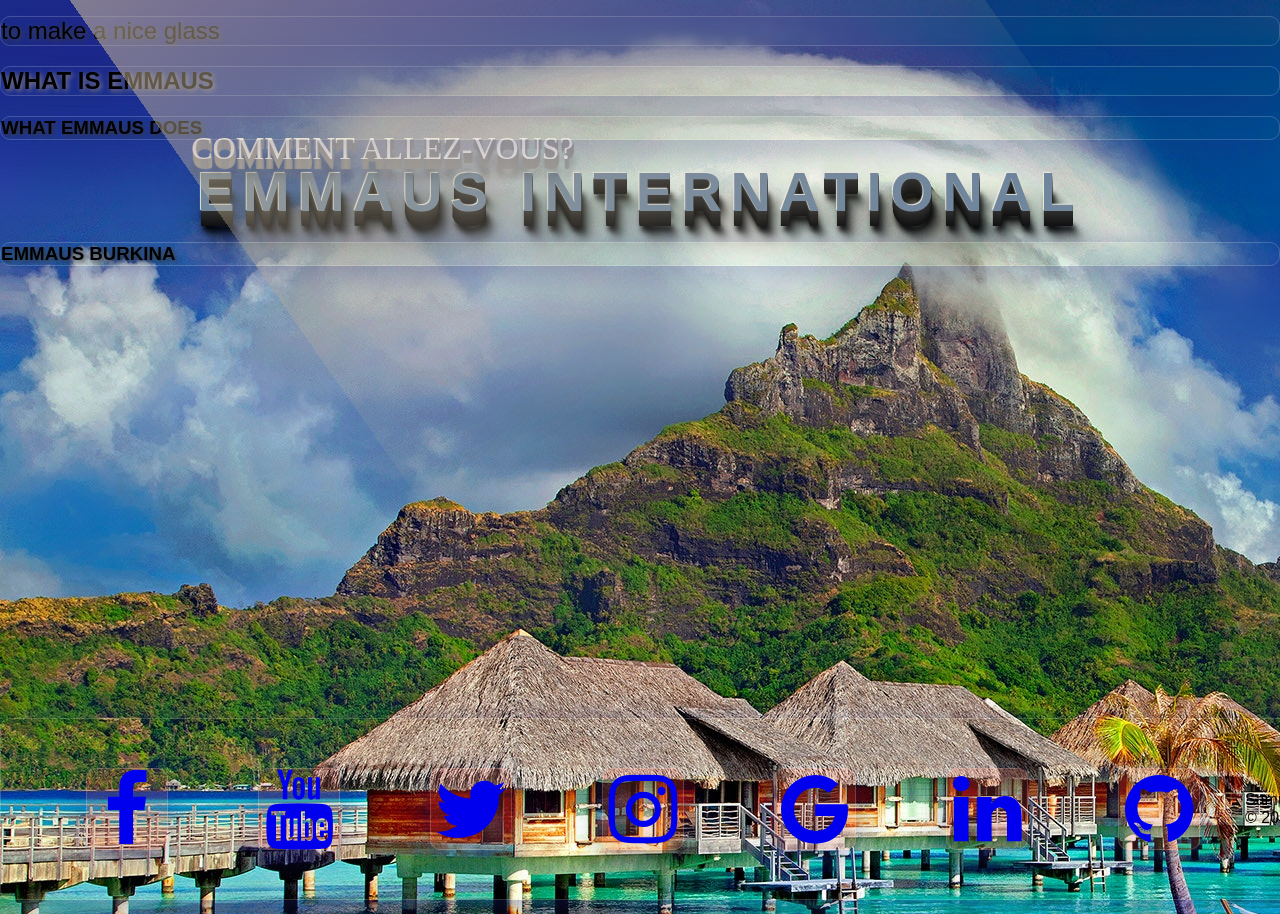
<file: projet/Contact Us/Contact Us.html>
<!DOCTYPE html>
<html lang="en">
<head>
  <title>MORPHISM</title>
  <meta charset="utf-8">
  <meta name="viewport" content="width=device-width, initial-scale=1">
  <link rel="stylesheet" href="https://stackpath.bootstrapcdn.com/font-awesome/4.7.0/css/font-awesome.min.css" integrity="sha384-wvfXpqpZZVQGK6TAh5PVlGOfQNHSoD2xbE+QkPxCAFlNEevoEH3Sl0sibVcOQVnN" crossorigin="anonymous">

  <link rel="stylesheet" href="mycontacts.css">
  
</head>
<body>
    
<h1> to make a nice glass</h1>
        <h2 class="text-styling">WHAT IS EMMAUS</h2>
      <p> comment allez-vous?</p>

        <h3 class="text-styling">WHAT EMMAUS DOES</h3>
        <p></p>
    
        <h4 id="text3d">EMMAUS INTERNATIONAL</h4>
      <p></p>
    
        <h3 class="text-styling">EMMAUS BURKINA</h3>
      <p> </p>
    

<footer>

    <ul>
        <li><a href="myfacebook"><i class="fa fa-facebook" aria-hidden="true"></i></a></li>
        <li><a href="myyoutube"><i class="fa fa-youtube" aria-hidden="true"></i></a></li>
        <li><a href="mytwiter"><i class="fa fa-twitter" aria-hidden="true"></i></a></li>
        <li><a href="myinstangram"><i class="fa fa-instagram" aria-hidden="true"></i></a></li>
        <li><a href="mygoogle"><i class="fa fa-google" aria-hidden="true"></i></a></li>
        <li><a href="mylinkedin"><i class="fa fa-linkedin"aria-hidden="true" ></i></a></li>
        <li><a href="mygithub"><i class="fa fa-github" aria-hidden="true"></i></a></li>
    </ul>
    <div id="footer">
        <span class="footer_text">SamuelSYameogo © 2021<br /></span>
      </div>

</footer>

</body>
</html>
</file>
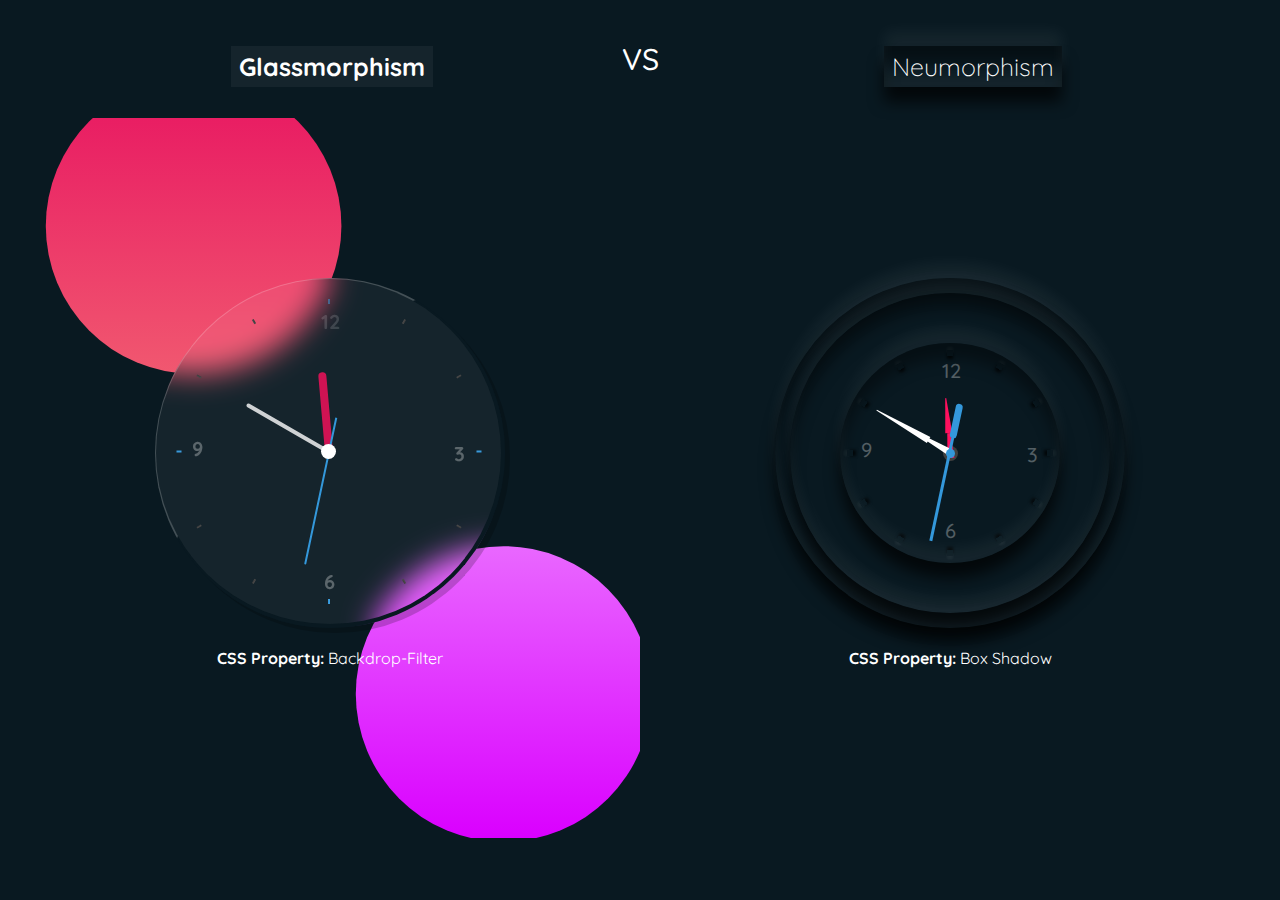
<file: projet/Services/Services.html>
<!DOCTYPE html>
<html lang="en">

<head>
    <title>YAMEOGO S SAMUEL</title>
    <meta charset="utf-8">
    <meta name="viewport" content="width=device-width, initial-scale=1">

    <link rel="stylesheet" href="services.css">
    <link rel="javascript" href="vanilla.js">

<body>

<section>
		<h1>VS</h1>
		<div class="wrapper">
			<h2>Glassmorphism</h2>
			<div class="container-01">	
				<div class="clock" id="clock-01">
					<div class="hour">
						<div class="hr" id="hr"></div>
					</div>
					<div class="min">
						<div class="mn" id="mn"></div>
					</div>
					<div class="sec">
						<div class="sc" id="sc"></div>
					</div>	
					<div class="indicators">
						<div></div>
						<div></div>
						<div></div>
						<div></div>
						<div></div>
						<div></div>
						<div></div>
						<div></div>
						<div></div>
						<div></div>
						<div></div>
						<div></div>
					</div>	
				</div>			
				<p><span>CSS Property:</span> Backdrop-Filter</p>
			</div>
			<h2>Neumorphism</h2>
			<div class="container-02">
				<div class="clock">
					<div class="center-nut"></div>	
					<div class="center-nut2"></div>	
					<div class="indicators">
						<div></div>
						<div></div>
						<div></div>
						<div></div>
						<div></div>
						<div></div>
						<div></div>
						<div></div>
						<div></div>
						<div></div>
						<div></div>
						<div></div>
					</div>	
					<div class="sec-hand">
						<div class="sec"></div>
					</div>
					<div class="min-hand">
						<div class="min"></div>
					</div>
					<div class="hour-hand">
						<div class="hr"></div>
					</div>
				</div>
				<p><span>CSS Property:</span> Box Shadow</p>
			</div>
		</div>
	</section>
	<script type="text/javascript">
		const deg = 6;
		const hr = document.querySelector('#hr'); 
		const mn = document.querySelector('#mn'); 
		const sc = document.querySelector('#sc'); 

		setInterval(() => {
			let day = new Date()
			let hh = day.getHours() * 30;
			let mm = day.getMinutes() * deg;
			let ss = day.getSeconds() * deg;

			hr.style.transform = `rotateZ(${(hh)+(mm/12)}deg)`;
			mn.style.transform = `rotateZ(${mm}deg)`;
			sc.style.transform = `rotateZ(${ss}deg)`;
		});

		const sec = document.querySelector('.sec-hand .sec');
		const min = document.querySelector('.min-hand .min');
		const hour = document.querySelector('.hour-hand .hr');

		setInterval(function(){
			let time = new Date();
			let secs = time.getSeconds() * 6;
			let mins = time.getMinutes() * 6; 
			let hours = time.getHours() * 30;

			sec.style.transform = `rotateZ(${secs}deg)`;
			min.style.transform = `rotateZ(${mins}deg)`;
			hour.style.transform = `rotateZ(${hours + (mins/12)}deg)`;
		});
	</script>
</body>
</html>
</file>
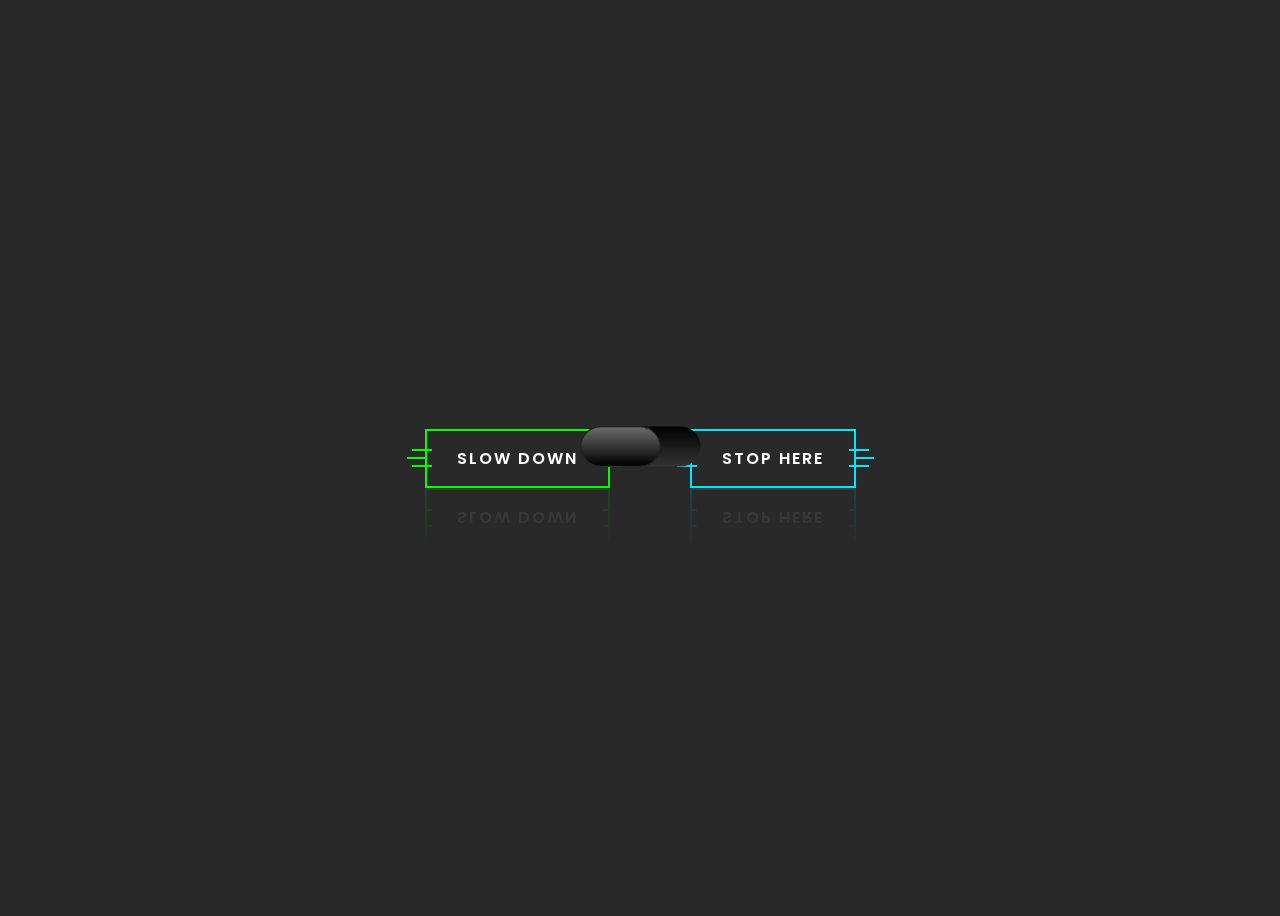
<file: projet/Volunteer/Volunteer.html>
<!doctype html>
<html>
  <head>
   <meta charset ="utf-8">
   <title> A COOL Checkbox </title>
   <link rel="stylesheet" href="volunteer.css">
  </head>
  <body>
    <header>
    <section>
    <div class="container">
      <a href=""><span>SLOW DOWN</span></a>
      <a href=""><span>STOP HERE</span></a>
     <!-- <a href=""><span>CHECK ME OUT</span></a>-->
    </div>
    </section>

  </header>
  <section>

     <div class="bottom">
        <input type="Checkbox" name="">
        </div>
        </section>
    </body>
</html>
</file>
<file: projet/Contact Us/mycontacts.css>
@import url('https://fonts.googleapis.com/css2?family=Roboto:wght@100;300&display=swap');

body{
  padding: 0px;
  margin: 0px;
  font-family: 'Roboto:300', sans-serif;
  background-image: url("nature.jpg");
  background-attachment: cover;
  
}



p{
  color:#a4e5f7;
  font-family: 'Roboto:100', sans-serif;
  position: absolute;
    transform: translate(50%,-50%);
    text-transform: uppercase;
    font-family: verdana;
    font-size: 2em;
    font-weight: 200;
    color: #f5f5f5;
    text-shadow: 1px 1px 1px #919191,
        1px 2px 1px #919191,
        1px 3px 1px #919191,
        1px 4px 1px #919191,
        1px 5px 1px #919191,
        1px 6px 1px #919191,
        1px 7px 1px #919191,
        1px 8px 1px #919191,
        1px 9px 1px #919191,
        1px 10px 1px #919191,
    1px 18px 6px rgba(16,16,16,0.4),
    1px 22px 10px rgba(16,16,16,0.2),
    1px 25px 35px rgba(16,16,16,0.2),
    1px 30px 60px rgba(16,16,16,0.4);

}

h1{
    box-shadow: 0 8px 32px 0 rgba( 31, 38, 135, 0.37 );
    backdrop-filter: blur( 4px );
    -webkit-backdrop-filter: blur( 4px );
    border-radius: 10px;
    border: 1px solid rgba( 255, 255, 255, 0.18 );
    font-family: 'Franklin Gothic Medium', 'Arial Narrow', Arial, sans-serif; 
    font-size: x-large;
    font-weight: 300;
    text-shadow: 2px 2px 5px rgb(61, 63, 59);
}

h2{
     box-shadow: 0 8px 32px 0 rgba( 31, 38, 135, 0.37 );
    backdrop-filter: blur( 0.0px );
     -webkit-backdrop-filter: blur( 0.0px );
    border-radius: 10px;
     border: 1px solid rgba( 255, 255, 255, 0.18 );
     text-shadow: 2px 2px 5px rgb(131, 124, 124);
}

h3{
box-shadow: 0 8px 32px 0 rgba( 31, 38, 135, 0.37 );
backdrop-filter: blur( 0.0px );
-webkit-backdrop-filter: blur( 0.0px );
border-radius: 10px;
border: 1px solid rgba( 255, 255, 255, 0.18 ); 
text-shadow: 2px 2px 5px rgb(54, 53, 52);
}

h4 {
    margin: 0 auto 0 auto;
    font-family: 'Lato', sans-serif;
    font-size: 3.5rem;
    text-align: center;
    text-transform: uppercase;
    text-rendering: optimizeLegibility;
  }
  
  /*  
  ============
    Light
  ============
  */
  h4::before {
    content:"";
    width: 100%;
    height: 750px;
    position: absolute;
    top: -200px;
    left: 10px;
    transform: rotate(55deg);
    background: rgba(206,188,155,.7);
    background: -moz-linear-gradient(left, rgba(206,188,155,.7) 0%, rgba(42,31,25,0) 65%);
    background: -webkit-gradient(left top, right top, color-stop(0%, rgba(206,188,155,.7)), color-stop(65%, rgba(42,31,25,0)));
    background: -webkit-linear-gradient(left, rgba(206,188,155,.7) 0%, rgba(42,31,25,0) 65%);
    background: -o-linear-gradient(left, rgba(206,188,155,.7) 0%, rgba(42,31,25,0) 65%);
    background: -ms-linear-gradient(left, rgba(206,188,155,.7) 0%, rgba(42,31,25,0) 65%);
    background: linear-gradient(to right, rgba(206,188,155,.7) 0%, rgba(42,31,25,0) 65%);
    filter: progid:DXImageTransform.Microsoft.gradient( startColorstr='#cebc9b', endColorstr='#2a1f19', GradientType=0.7 ); 
  }
  
  
  
  /*  
  ========================
        3D Effect
  ========================
  */
  #text3d {
      color: #70869d;
      letter-spacing: .15em;
      text-shadow: 
        -1px -1px 1px #efede3, 
        0px 1px 0 #2e2e2e, 
        0px 2px 0 #2c2c2c, 
        0px 3px 0 #2a2a2a, 
        0px 4px 0 #282828, 
        0px 5px 0 #262626, 
        0px 6px 0 #242424, 
        0px 7px 0 #222, 
        0px 8px 0 #202020, 
        0px 9px 0 #1e1e1e, 
        0px 10px 0 #1c1c1c, 
        0px 11px 0 #1a1a1a, 
        0px 12px 0 #181818, 
        0px 13px 0 #161616, 
        0px 14px 0 #141414, 
        0px 15px 0 #121212,
        2px 20px 5px rgba(0, 0, 0, 0.9),
        5px 23px 5px rgba(0, 0, 0, 0.3),
        8px 27px 8px rgba(0, 0, 0, 0.5),
        8px 28px 35px rgba(0, 0, 0, 0.9);
   }
  
      


/*          ===========footer=============*/

/* to be work at ====*/

footer { 
    position: fixed;
    bottom: 0;
    height: 20vh;
    display:flex;
    justify-content: center;
    align-items: center;
    /*background: linear-gradient(to bottom,#b9b79c,#dff1ff);
    color:rgb(0, 0, 0);
    opacity: 08;
    font-size: 15px ;*/
background: rgba( 255, 255, 255, 0.00 );
box-shadow: 0 8px 32px 0 rgba( 31, 38, 135, 0.37 );
backdrop-filter: blur( 0.0px );
-webkit-backdrop-filter: blur( 0.0px );
border-radius: 10px;
border: 1px solid rgba( 255, 255, 255, 0.18 );
}


ul
{
    position: relative;
    color:chartreuse;
    display: flex;
    z-index:2;
}
ul li 
{
  position: relative;  
  list-style: none;
  margin: 45px;
}
ul li a 
{
    position: relative;
    width: 80px;
    height: 80px;
    display: inline-block;
    border-radius: 10px;
    display: flex;
    justify-content: center;
    align-items: center;
    text-decoration: none;
    /*color:rgb(255, 255, 255);*/
    background: linear-gradient(to bottom,#a9f1c7,#dff1ff);
    font-size: 5em;
    border: 2px solid rgba(255, 255, 255,0.4);
    /*border-right: 2px solid rgba(255, 255, 255,0.2);
    border-bottom: 2px solid rgba(255, 255, 255,0.2) ;
    box-shadow:  0 5px 45px rgba(0,0,0,0.1);
    backdrop-filter: blur(2px);
    transition: 0.5s;
    overflow: visible;/* should be replace by @keyframes*/

background: rgba( 221, 81, 81, 0.20 );
box-shadow: 0 8px 32px 0 rgba( 31, 38, 135, 0.37 );
backdrop-filter: blur( 2.0px );
-webkit-backdrop-filter: blur( 2.0px );
border-radius: 10px;
border: 1px solid rgba( 255, 255, 255, 0.18 );

    font-weight: bold;

}
ul li a :hover
{
    transform:translateY( -20px)
}
</file>
<file: projet/Services/services.css>
@import url('https://fonts.googleapis.com/css2?family=Quicksand:wght@300;400;500;600;700&display=swap');

* {
	margin: 0;
	padding: 0;
	box-sizing: border-box;
	font-family: 'Quicksand', sans-serif;
}
body {
	min-height: 100vh;
	padding: 20px;
	background:	#091921;
}
section {
	position: relative;
	display: flex;
	align-items: center;
	justify-content: center;
	flex-direction: column;
}
h1 {
	position: relative;
	font-size: 30px;
	font-weight: 500;
	text-align: center;
	width: 100%;
	padding: 10px;
	margin: 10px auto 30px;
	color: #fff;
}
h2 {
	position: absolute;
	z-index: 11;
	color: #fff;
}
h2:nth-child(1) {
	font-weight: 700;
	background: rgba(255,255,255,0.05);
	text-align: center;
	padding: 5px 8px;
	font-size: 25px;
	left: 17%;
    top: -10%;
}
h2:nth-child(3) {	
	right: 16%;
    top: -10%;
    text-align: center;
    font-weight: 300;
	padding: 5px 8px;
	font-size: 25px;
    box-shadow: 0 -15px 15px rgba(255,255,255,0.05),
				inset 0 -15px 15px rgba(255,255,255,0.05),
				0 15px 15px rgba(0,0,0,0.7),
				inset 0 15px 15px rgba(0,0,0,0.4);
}
.wrapper {
	position: relative;
	width: 100%;
	height: 100%;
	display: flex;
	justify-content: center;
	align-items: center;
}
/*-------------------
------Clock 01-------
---------------------*/
.wrapper .container-01 {
	position: relative;
	width: 50%;
	min-height: 80vh;
	display: flex;
	justify-content: center;
	align-items: center;
	flex-direction: column;
	background: #091921;
}
.wrapper .container-01::before {
	content: '';
	position: absolute;
	top: 0;
	left: 0;
	width: 100%;
	height: 100%;
	background: linear-gradient(#e91e63, #ffc187);
	clip-path: circle(22% at 28% 15%);	
}
.wrapper .container-01::after {
	content: '';
	position: absolute;
	top: 0;
	left: 0;
	width: 100%;
	height: 100%;
	background: linear-gradient(#ffffff, #da00ff);
	clip-path: circle(22% at 78% 80%);	
}

.wrapper .container-01 .clock {
	width: 350px;
	height: 350px;
  z-index: 1;
	display: flex;
	overflow: hidden;
	justify-content: center;
	align-items: center;
	background: rgba(255,255,255, 0.05);
	border: 4px solid #091921;
	border-radius: 50%;
	backdrop-filter: blur(15px);
	border-top: 1px solid rgba(255,255,255, 0.2);
	border-left: 1px solid rgba(255,255,255, 0.2);
	box-shadow: 5px 5px rgba(0, 0, 0, 0.2);

}
.wrapper .container-01 .clock:before {
	content: '';
	position: absolute;
	width: 15px;
	height: 15px;
	background: #fff;
	border-radius: 50%;
	z-index: 10;
}
.wrapper .container-01 .clock .hour,
.wrapper .container-01 .clock .min,
.wrapper .container-01 .clock .sec {
	position: absolute;
}	
.wrapper .container-01 .clock .hour, .hr {
	width: 160px;
	height: 160px;
}
.wrapper .container-01 .clock .min, .mn {
	width: 190px;
	height: 190px;
}
.wrapper .container-01 .clock .sec, .sc {
	width: 230px;
	height: 230px;
}
.wrapper .container-01 .clock .hour .hr,
.wrapper .container-01 .clock .min .mn,
.wrapper .container-01 .clock .sec .sc {
	display: flex;
	justify-content:center;
	/*align-items: center;*/
	position: absolute;
	border-radius: 50%;
}
.wrapper .container-01 .clock .hour .hr:before {
	content: '';
	position: absolute;
	width: 8px;
	height: 80px;
	background: #ff105e;
	opacity: 0.8;
	z-index: 9;
	border-radius:6px 6px 0 0;
}
.wrapper .container-01 .clock .min .mn:before {
	content: '';
	position: absolute;
	width: 4px;
	height: 90px;
	background: #fff;
	opacity: 0.8;
	z-index: 10;
	border-radius:6px 6px 0 0;	
}
.wrapper .container-01 .clock .sec .sc:before {
	content: '';
	position: absolute;
	width: 2px;
	height: 150px;
	background: #3498db;
	z-index: 12;
	border-radius:6px 6px 0 0;	
}
.wrapper .container-01 .clock .indicators {
	position: absolute;
	display: flex;
	justify-content: center;
	align-items: center;
}
.wrapper .container-01 .clock .indicators div {
	position: absolute;
	width: 2px;
	height: 5px;
	background: #404040;
	user-select: none;
	cursor: none;
	border-bottom: 1px solid rgba(255,255,255,0.05);
	border-left: 1px solid rgba(255,255,255,0.05);
}
.wrapper .container-01 .clock .indicators div:nth-child(1){
	transform: rotate(30deg) translateY(-150px);
}
.wrapper .container-01 .clock .indicators div:nth-child(2){
	transform: rotate(60deg) translateY(-150px);
}
.wrapper .container-01 .clock .indicators div:nth-child(3):before{
	content: '3';
    font-weight: 700;
    position: absolute;
    transform: rotate(-90deg) translate(-10px, -4px);
    font-size: 20px;
    color: rgba(255,255,255,0.3);
}
.wrapper .container-01 .clock .indicators div:nth-child(3){
	background: #3498db;
	transform: rotate(90deg) translateY(-150px);
}
.wrapper .container-01 .clock .indicators div:nth-child(4){
	transform: rotate(120deg) translateY(-150px);
}
.wrapper .container-01 .clock .indicators div:nth-child(5){
	transform: rotate(150deg) translateY(-150px);
}
.wrapper .container-01 .clock .indicators div:nth-child(6):before{
	content: '6';
    font-weight: 700;
    position: absolute;
    transform: rotate(180deg) translate(6px, -10px);
    font-size: 20px;
    color: rgba(255,255,255,0.3);    
}
.wrapper .container-01 .clock .indicators div:nth-child(6){
	background: #3498db;
	transform: rotate(180deg) translateY(-150px);
}
.wrapper .container-01 .clock .indicators div:nth-child(7){
	transform: rotate(210deg) translateY(-150px);
}
.wrapper .container-01 .clock .indicators div:nth-child(8){
	transform: rotate(240deg) translateY(-150px);
}
.wrapper .container-01 .clock .indicators div:nth-child(9):before{
	content: '9';
    font-weight: 700;
    position: absolute;
    transform: rotate(90deg) translate(8px, 2px);
    font-size: 20px;
    color: rgba(255,255,255,0.3);
}
.wrapper .container-01 .clock .indicators div:nth-child(9){
	background: #3498db;
	transform: rotate(270deg) translateY(-150px);
}
.wrapper .container-01 .clock .indicators div:nth-child(10){
	transform: rotate(300deg) translateY(-150px);
}
.wrapper .container-01 .clock .indicators div:nth-child(11){
	transform: rotate(330deg) translateY(-150px);
}
.wrapper .container-01 .clock .indicators div:nth-child(12):before{
	content: '12';
    font-weight: 700;
    position: absolute;
    transform: rotate(0deg) translate(-8px, 10px);
    font-size: 20px;
    color: rgba(255,255,255,0.3);
}
.wrapper .container-01 .clock .indicators div:nth-child(12){
	background: #3498db;
	opacity: 0.5;
	transform: rotate(360deg) translateY(-150px);
}

.wrapper .container-01 p {
	z-index: 12;
	margin: 20px auto 10px;
	position: relative;
	color: #fff;
}
.wrapper .container-01 p span {
	font-weight: 700;
}

/*-------------------
------Clock 02-------
---------------------*/
.wrapper .container-02 {
	position: relative;
	width: 50%;
	min-height: 80vh;
	display: flex;
	justify-content: center;
	align-items: center;
	flex-direction: column;
}

.wrapper .container-02 .clock {
	position: relative;
	display: flex;
	justify-content: center;
	align-items: center;
	height: 350px;
	width: 350px;
	border-radius: 50%;
	box-shadow: 0 -15px 15px rgba(255,255,255,0.05),
				inset 0 -15px 15px rgba(255,255,255,0.05),
				0 15px 15px rgba(0,0,0,0.7),
				inset 0 15px 15px rgba(0,0,0,0.4);
}
.wrapper .container-02 .clock:before {
	position: absolute;
	content: '';
	height: 320px;
	width: 320px;
	border-radius: 50%;
	box-shadow: 0 -15px 15px rgba(255,255,255,0.05),
				inset 0 -15px 15px rgba(255,255,255,0.05),
				0 15px 15px rgba(0,0,0,0.7),
				inset 0 15px 15px rgba(0,0,0,0.4);
}
.wrapper .container-02 .clock:after {
	position: absolute;
	content: '';
	height: 220px;
	width: 220px;
	border-radius: 50%;
	box-shadow: 0 -15px 15px rgba(255,255,255,0.05),
				inset 0 -15px 15px rgba(255,255,255,0.05),
				0 15px 15px rgba(0,0,0,0.7),
				inset 0 15px 15px rgba(0,0,0,0.4);
}
.wrapper .container-02 .clock .center-nut {
	height: 15px;
	width: 15px;
	background: #404040;
	border-radius: 50%;
	z-index: 2;
}
.wrapper .container-02 .clock .center-nut2 {
	height: 9px;
	width: 9px;
	background: #3498db;
	border-radius: 50%;
	z-index: 10;
	position: absolute;
}
.wrapper .container-02 .clock .indicators {
	position: absolute;
	display: flex;
	justify-content: center;
	align-items: center;
}
.wrapper .container-02 .clock .indicators div {
	position: absolute;
	width: 2px;
	height: 5px;
	border: 3px solid #091921;
	box-shadow: 0 -3px 3px rgba(255,255,255,0.05),
				inset 0 -3px 3px rgba(255,255,255,0.05),
				0 3px 3px rgba(0,0,0,0.7),
				inset 0 3px 3px rgba(0,0,0,0.4);
}
.wrapper .container-02 .clock .indicators div:nth-child(1){
	transform: rotate(30deg) translateY(-100px);
}
.wrapper .container-02 .clock .indicators div:nth-child(2){
	transform: rotate(60deg) translateY(-100px);
}
.wrapper .container-02 .clock .indicators div:nth-child(3):before{
	content: '3';
    font-weight: 500;
    position: absolute;
    transform: rotate(-90deg) translate(-5px, -4px);
    font-size: 20px;
    color: #fff;
    opacity: 0.3;
}
.wrapper .container-02 .clock .indicators div:nth-child(3){
	background: #3498db;
	transform: rotate(90deg) translateY(-100px);
}
.wrapper .container-02 .clock .indicators div:nth-child(4){
	transform: rotate(120deg) translateY(-100px);
}
.wrapper .container-02 .clock .indicators div:nth-child(5){
	transform: rotate(150deg) translateY(-100px);
}
.wrapper .container-02 .clock .indicators div:nth-child(6):before{
	content: '6';
    font-weight: 500;
    position: absolute;
    transform: rotate(180deg) translate(6px, -10px);
    font-size: 20px;
    color: #fff;
    opacity: 0.3;
}
.wrapper .container-02 .clock .indicators div:nth-child(6){
	background: #3498db;
	transform: rotate(180deg) translateY(-100px);
}
.wrapper .container-02 .clock .indicators div:nth-child(7){
	transform: rotate(210deg) translateY(-100px);
}
.wrapper .container-02 .clock .indicators div:nth-child(8){
	transform: rotate(240deg) translateY(-100px);
}
.wrapper .container-02 .clock .indicators div:nth-child(9):before{
	content: '9';
    font-weight: 500;
    position: absolute;
    transform: rotate(90deg) translate(4px, 2px);
    font-size: 20px;
    color: #fff;
    opacity: 0.3;
}
.wrapper .container-02 .clock .indicators div:nth-child(9){
	background: #3498db;
	transform: rotate(270deg) translateY(-100px);
}
.wrapper .container-02 .clock .indicators div:nth-child(10){
	transform: rotate(300deg) translateY(-100px);
}
.wrapper .container-02 .clock .indicators div:nth-child(11){
	transform: rotate(330deg) translateY(-100px);
}
.wrapper .container-02 .clock .indicators div:nth-child(12):before{
	content: '12';
    font-weight: 500;
    position: absolute;
    transform: rotate(0deg) translate(-8px, 5px);
    font-size: 20px;
    color: #fff;
    opacity: 0.3;
}
.wrapper .container-02 .clock .indicators div:nth-child(12){
	background: #3498db;
	transform: rotate(360deg) translateY(-100px);
}
.wrapper .container-02 .clock .sec-hand,
.wrapper .container-02 .clock .min-hand,
.wrapper .container-02 .clock .hour-hand {
	position: absolute;	
}
.wrapper .container-02 .clock .sec-hand, 
.wrapper .container-02 .clock .sec-hand .sec {
	width: 180px;
	height: 180px;
	z-index: 6;
}
.wrapper .container-02 .clock .min-hand, 
.wrapper .container-02 .clock .min-hand .min {
	width: 140px;
	height: 140px;
	z-index: 5;	
}
.wrapper .container-02 .clock .hour-hand,
.wrapper .container-02 .clock .hour-hand .hr {
	width: 110px;
	height: 110px;
	z-index: 4;
}
.wrapper .container-02 .clock .sec-hand .sec,
.wrapper .container-02 .clock .min-hand .min,
.wrapper .container-02 .clock .hour-hand .hr {
	position: absolute;
	display: flex;
	justify-content: center;
}
/*Aiguille des secondes*/
.wrapper .container-02 .clock .sec-hand .sec:before {
	position: absolute;
	content: '';
	height: 110px;
	width: 3px;
	background: #3498db;
}
.wrapper .container-02 .clock .sec-hand .sec:after {
	position: absolute;
	content: '';
	height: 35px;
	width: 7px;
	background: #3498db;
	top: 105px;
	border-radius: 5px;
}
/*Aiguilles des minutes*/
.wrapper .container-02 .clock .min-hand .min:before {
	position: absolute;
	content: '';
	width: 1px;
	top: -15px;
	border-left: 3px solid transparent;
	border-right: 3px solid transparent;
	border-bottom: 60px solid #fff;
}
.wrapper .container-02 .clock .min-hand .min:after {
	position: absolute;
	content: '';
	width: 3px;
	top: 40px;
	border-left: 2px solid transparent;
	border-right: 2px solid transparent;
	border-bottom: 30px solid #fff;
}
/*Aiguilles des heures*/
.wrapper .container-02 .clock .hour-hand .hr:before {
	position: absolute;
	content: '';
	width: 1px;
	border-left: 3px solid transparent;
	border-right: 3px solid transparent;
	border-bottom: 35px solid #ff105e;
}
.wrapper .container-02 .clock .hour-hand .hr:after {
	position: absolute;
	content: '';
	width: 3px;
	top: 35px;
	border-left: 2px solid transparent;
	border-right: 2px solid transparent;
	border-bottom: 25px solid #ff105e;
}
.wrapper .container-02 p {
	z-index: 12;
	margin: 20px auto 10px;
	position: relative;
	color: #fff;
}
.wrapper .container-02 p span {
	font-weight: 700;
}

/*-------------------------
--------RESPONSIVE--------
--------------------------*/
@media (max-width: 991px) {
	h1 {
		display: none;
	}
	h2:nth-child(1){
		left: 6%;
    	top: 0%;
	}
	h2:nth-child(3){
		left: 3%;
    	top: 47%;
    	width: 20%
	}
	.wrapper {
		flex-direction: column;
	}
	.wrapper .container-02 {
		margin-top: 70px;
	}
}
</file>
<file: projet/Volunteer/volunteer.css>
@import url('https://fonts.googleapis.com/css?family=Poppins:200,300,400,500,600,700,800,900& display=swap');

html{
    margin:0;
    padding: 0;
    box-sizing: border-box;
    font-family: 'Poppins', sans-serif;
    background: #292929;
}
body
{
    display: flex;
    justify-content: center;
    align-items: center;
    min-height: 100vh;

}

.bottom
{
    position: absolute;
    bottom: 50%;
    left: 50%;
    transform: translate(-50%, 50%);
}
input[type="checkbox"]
{
    position: relative;
    width: 120px;
    height: 40px;
    -webkit-appearance: none;
    background: linear-gradient( 0deg,#333,#000);
    outline: none;
    border-radius: 20px;
    box-shadow: 0 0 0 4px #353535, 0 0 0 5px, #3e3e3e, inset 0 0 10px rgba(0,0,0,1),
    0 5px 20px rgba(0,0,0,.5), inset 0 0 15px rgba(0,0,0.2);

}
input:checked[type="checkbox"]
{
   background:linear-gradient(0deg, #6dd1ff, #20b7ff);
    box-shadow: 0 0 0 2px #6dd1ff, 0 0 0 4px, #353535, 0 0 0 5px #3e3e3e, inset 0 0 10px rgba(0,0,0,1),
    0 5px 20px rgba(0,0,0,.5), inset 0 0 15px rgba(0,0,0.2);
}
input[type="checkbox"]:before
{
    content:'';
    position:absolute;
    top:0;
    left:0;
    width: 80px;
    height: 40px;
    background: linear-gradient( 0deg,#000,#6b6b6b);
    border-radius: 20px;
    box-shadow: 0 0 0 1px #232323;
    transform: scale(.98, .96);
    transition: .5s;
}

input:checked[type="checkbox"]:before
{
    left:  40px;

}

input[type="checkbox"]:after
{
    content:'';
    position:absolute;
    top: calc(50% -2px);
    left:65px;
    width: 4px;
    height: 4px;
    background: linear-gradient( 0deg, #6b6b6b, #000);
    border-radius: 50%;
    transition: .5s;
    
}


input:checked[type="checkbox"]:after
{
    background: #63cdff;
    left: 105px;
    box-shadow: 0 0 5px #13b3ff, 0 0 15px #13b3ff,
}
/*============   next css    ========*/


.container
{
    display: flex;
    justify-content: center;
    align-items: center;
    flex-wrap: wrap;
}
.container a
{
    position: relative;
    display: inline-block;
    padding: 15px 30px;
    border: 2px solid #0f0;
    margin: 40px;
    text-transform: capitalize;
    font-weight: 600;
    text-decoration: none;
    letter-spacing: 2px;
    color: #fff;
    -webkit-box-reflect: below 0px linear-gradient(transparent,#0002);
    transition: 0.5s;
    transition-delay: 0s;
}
.container a:hover
{
    transition-delay: 1.5s;
    color:#000;
    box-shadow: 0 0 10px #0f0,
                 0 0 20px #0f0,
                 0 0 40px #0f0,
                 0 0 80px #0f0,
                 0 0 160px #0f0,


}
.container a span
{
    position: relative;
    z-index: 100;
}
.container a:nth-child(2)
{
    filter: hue-rotate(80deg);
}
                 /*.container a:nth-child(3)
                     {
                           filter:hue-rotate(120deg);
                      }*/
.container a::before
{
    content: '';
    position: absolute;
    left: -20px;
    top:50%;
    transform: translateY(-50%);
    width: 20px;
    height: 2px ;
    background:  #0f0;
    box-shadow: 5px -8px 0 #0f0,
                5px  8px 0 #0f0;
    transition: width 0.5s, left 0.5s, height 0.5s,
    box-shadow 0.5s;
    transition-delay: 1s,0.5s,0s,0s ;

}
.container a:hover::before
{
    width: 60%;
    height: 100%;
    left: -2px;
    box-shadow:  5px 0 0 #0f0,
                  5px 0 0 #0f0;
     transition-delay: 0s,0.5s,1s,1s ;              
}


.container a::after
{
    content: '';
    position: absolute;
    right: -20px;
    top:50%;
    transform: translateY(-50%);
    width: 20px;
    height: 2px ;
    background:  #0f0;
    box-shadow: -5px -8px 0 #0f0,
                -5px  8px 0 #0f0;
    transition: width 0.5s, left 0.5s, height 0.5s,
    box-shadow 0.5s;
    transition-delay: 1s,0.5s,0s,0s ;

}
.container a:hover::after
{
    width: 60%;
    height: 100%;
    right: -2px;
    box-shadow:  -5px 0 0 #0f0,
                  -5px 0 0 #0f0;
     transition-delay: 0s,0.5s,1s,1s ;              
}
</file>
